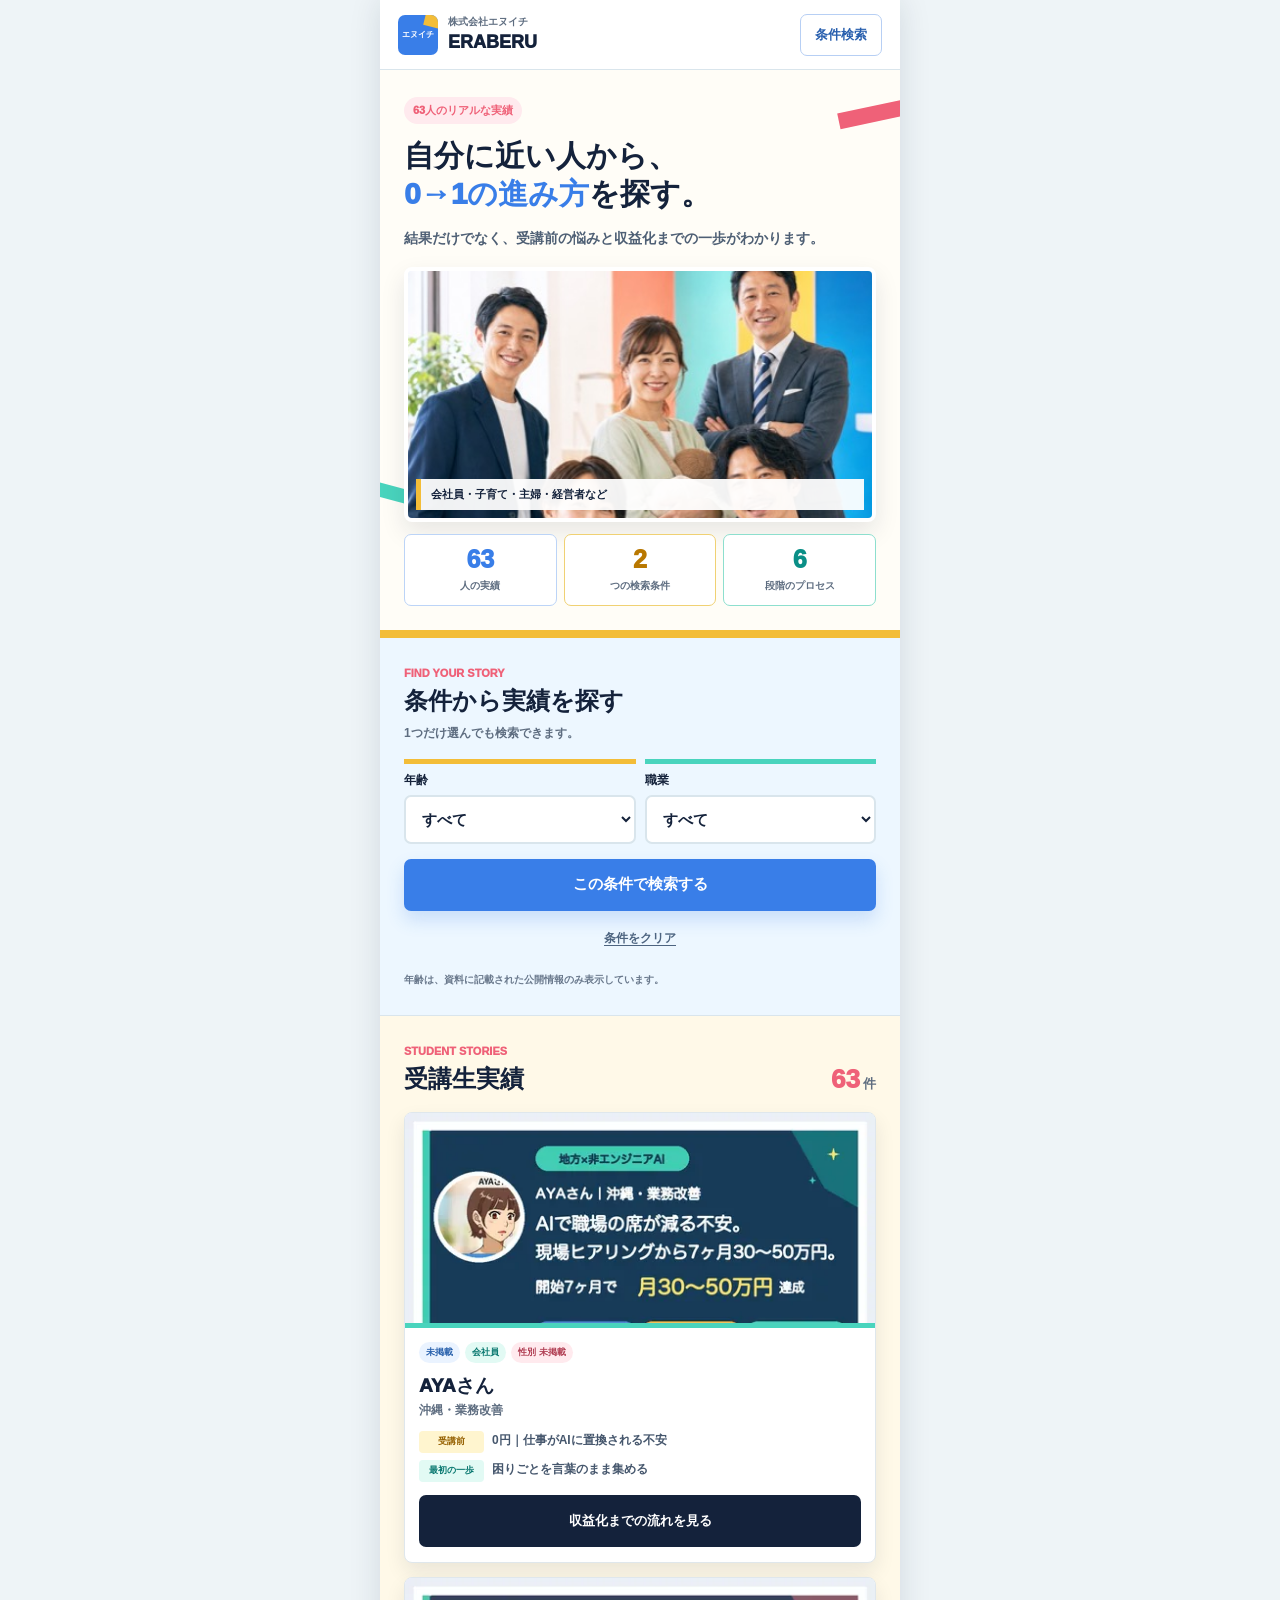
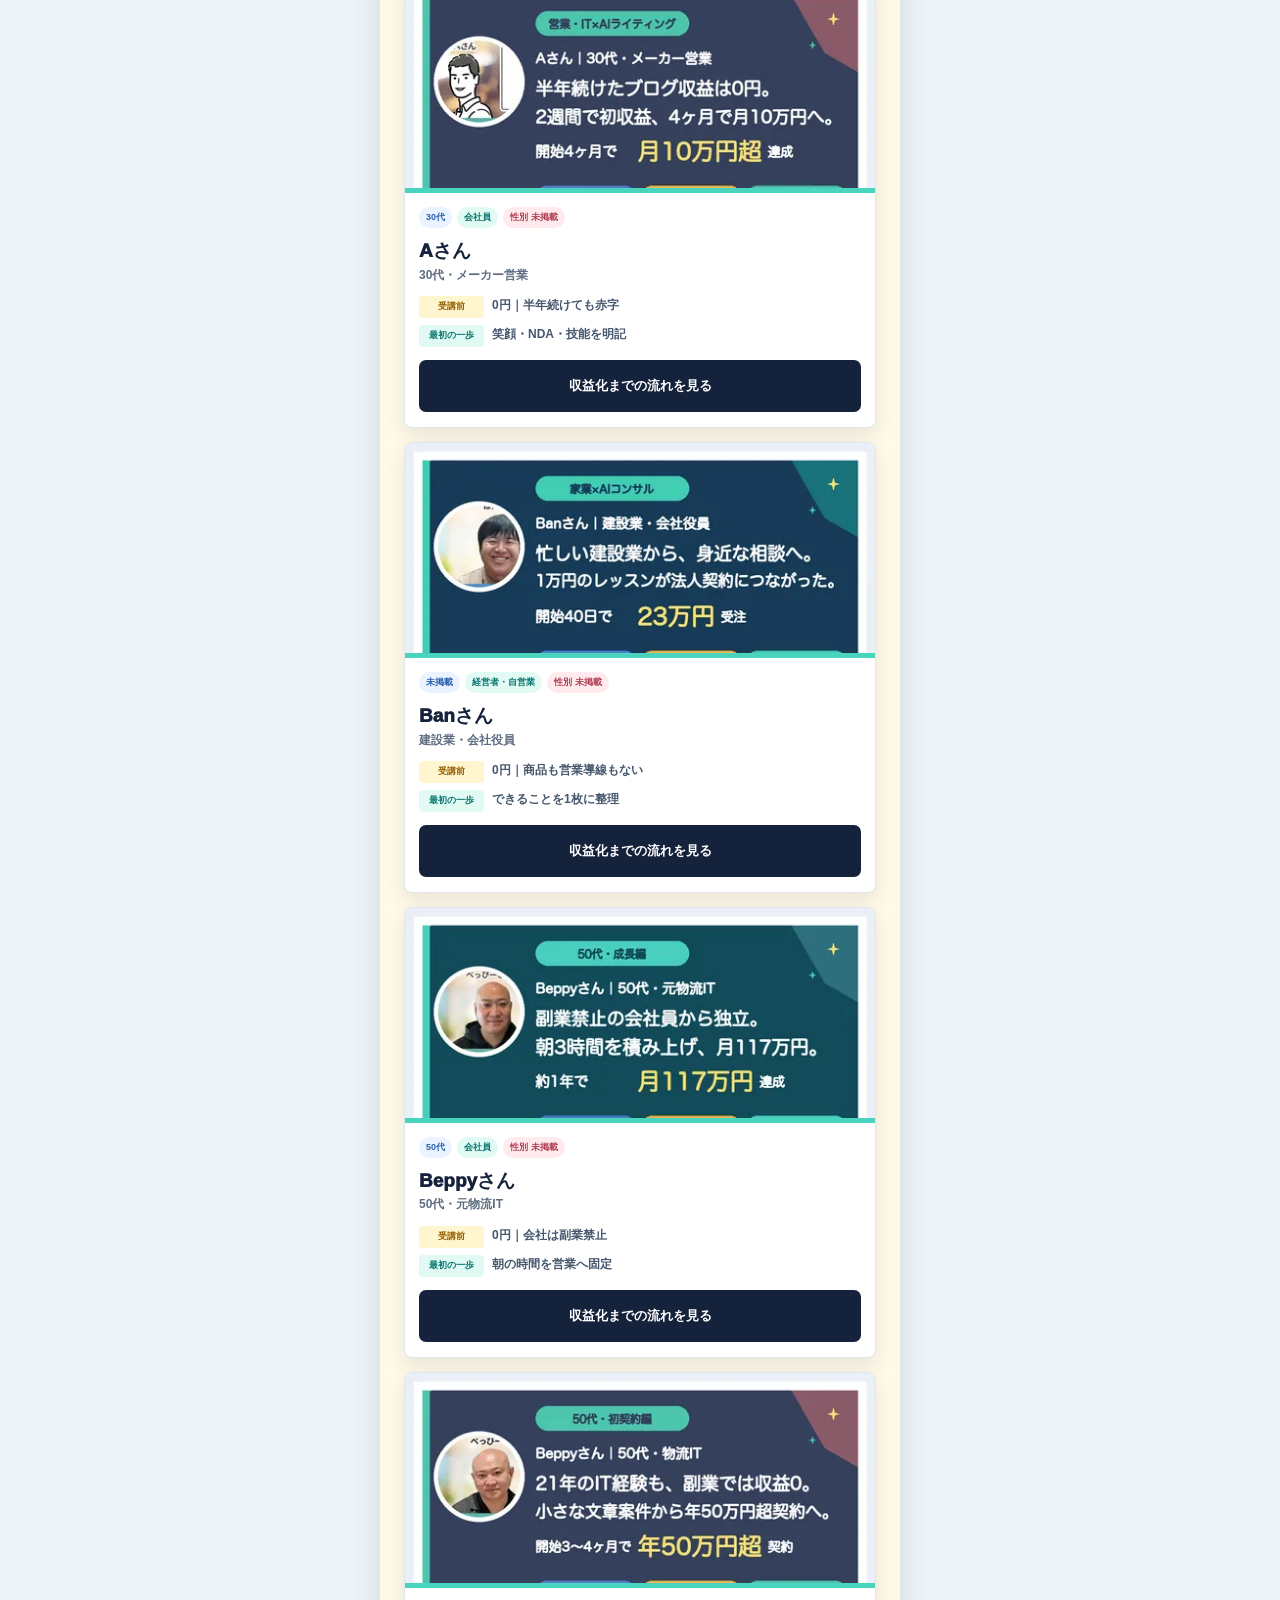
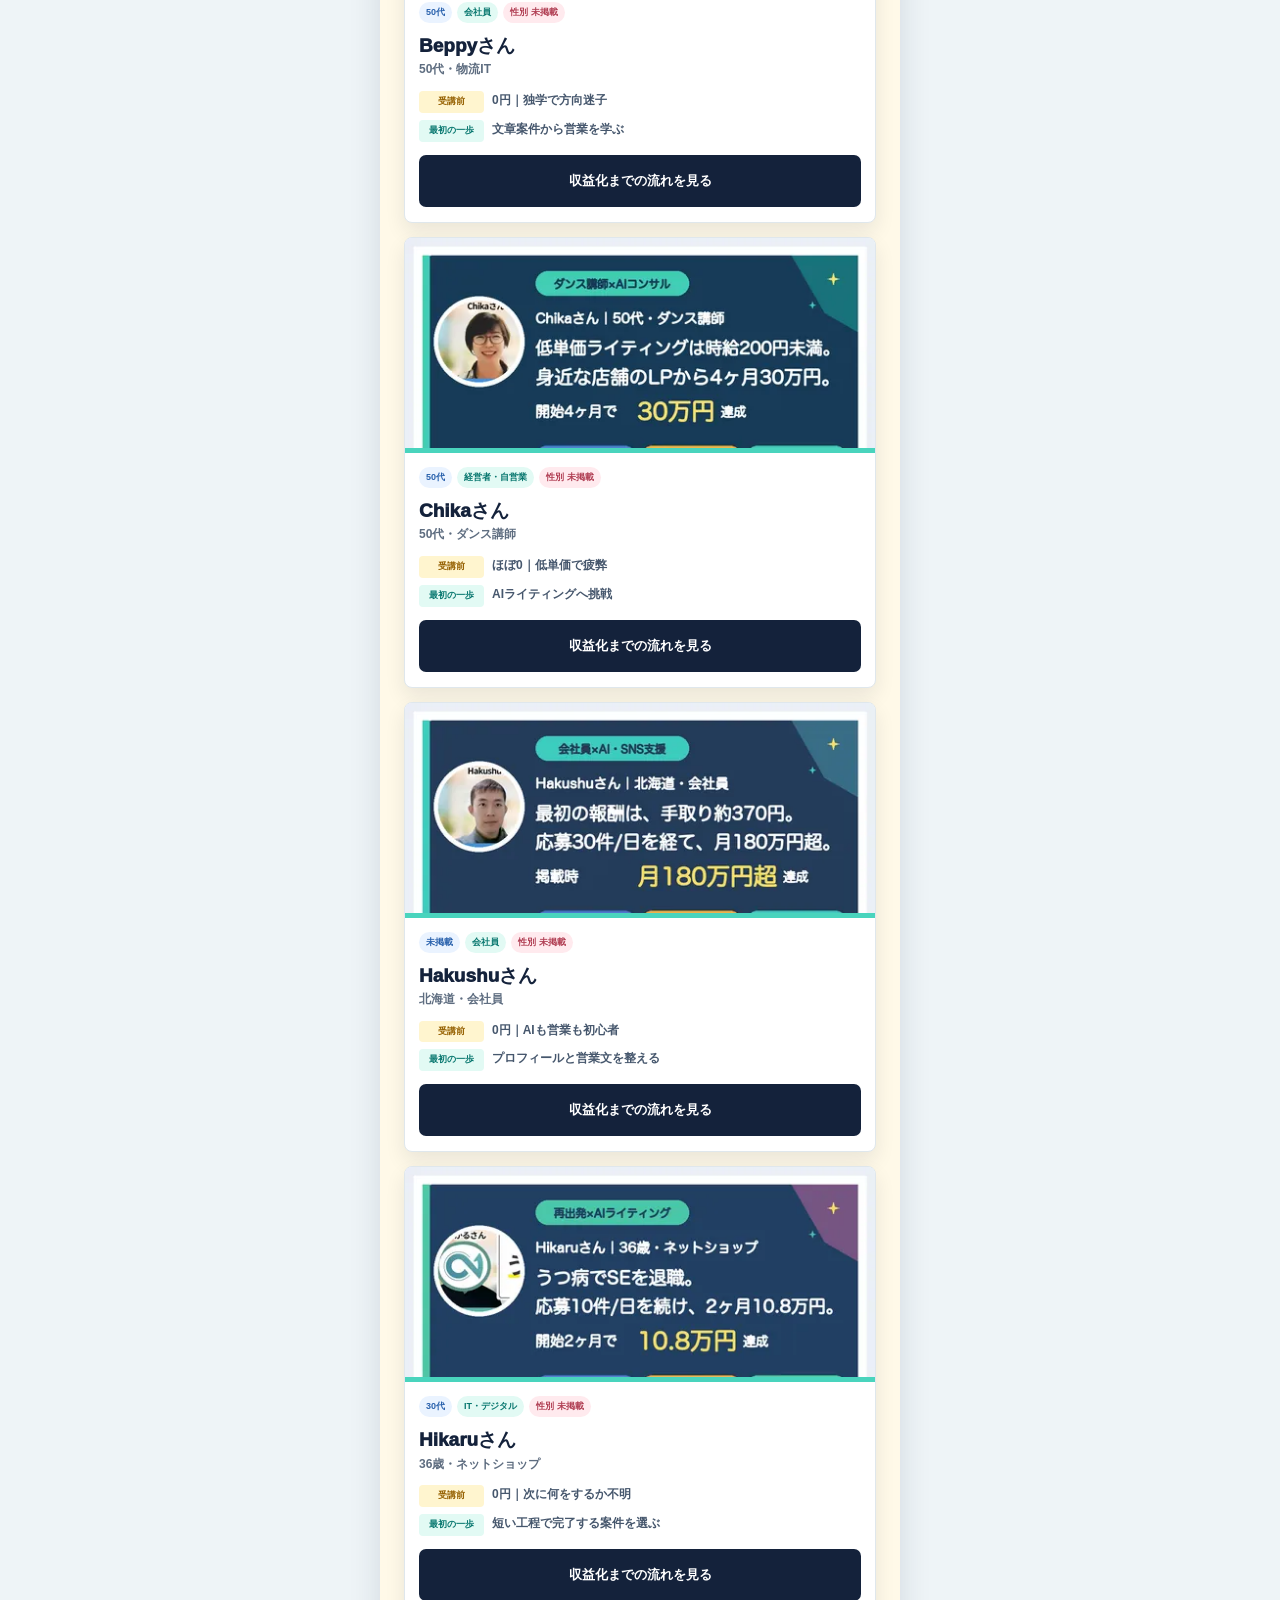
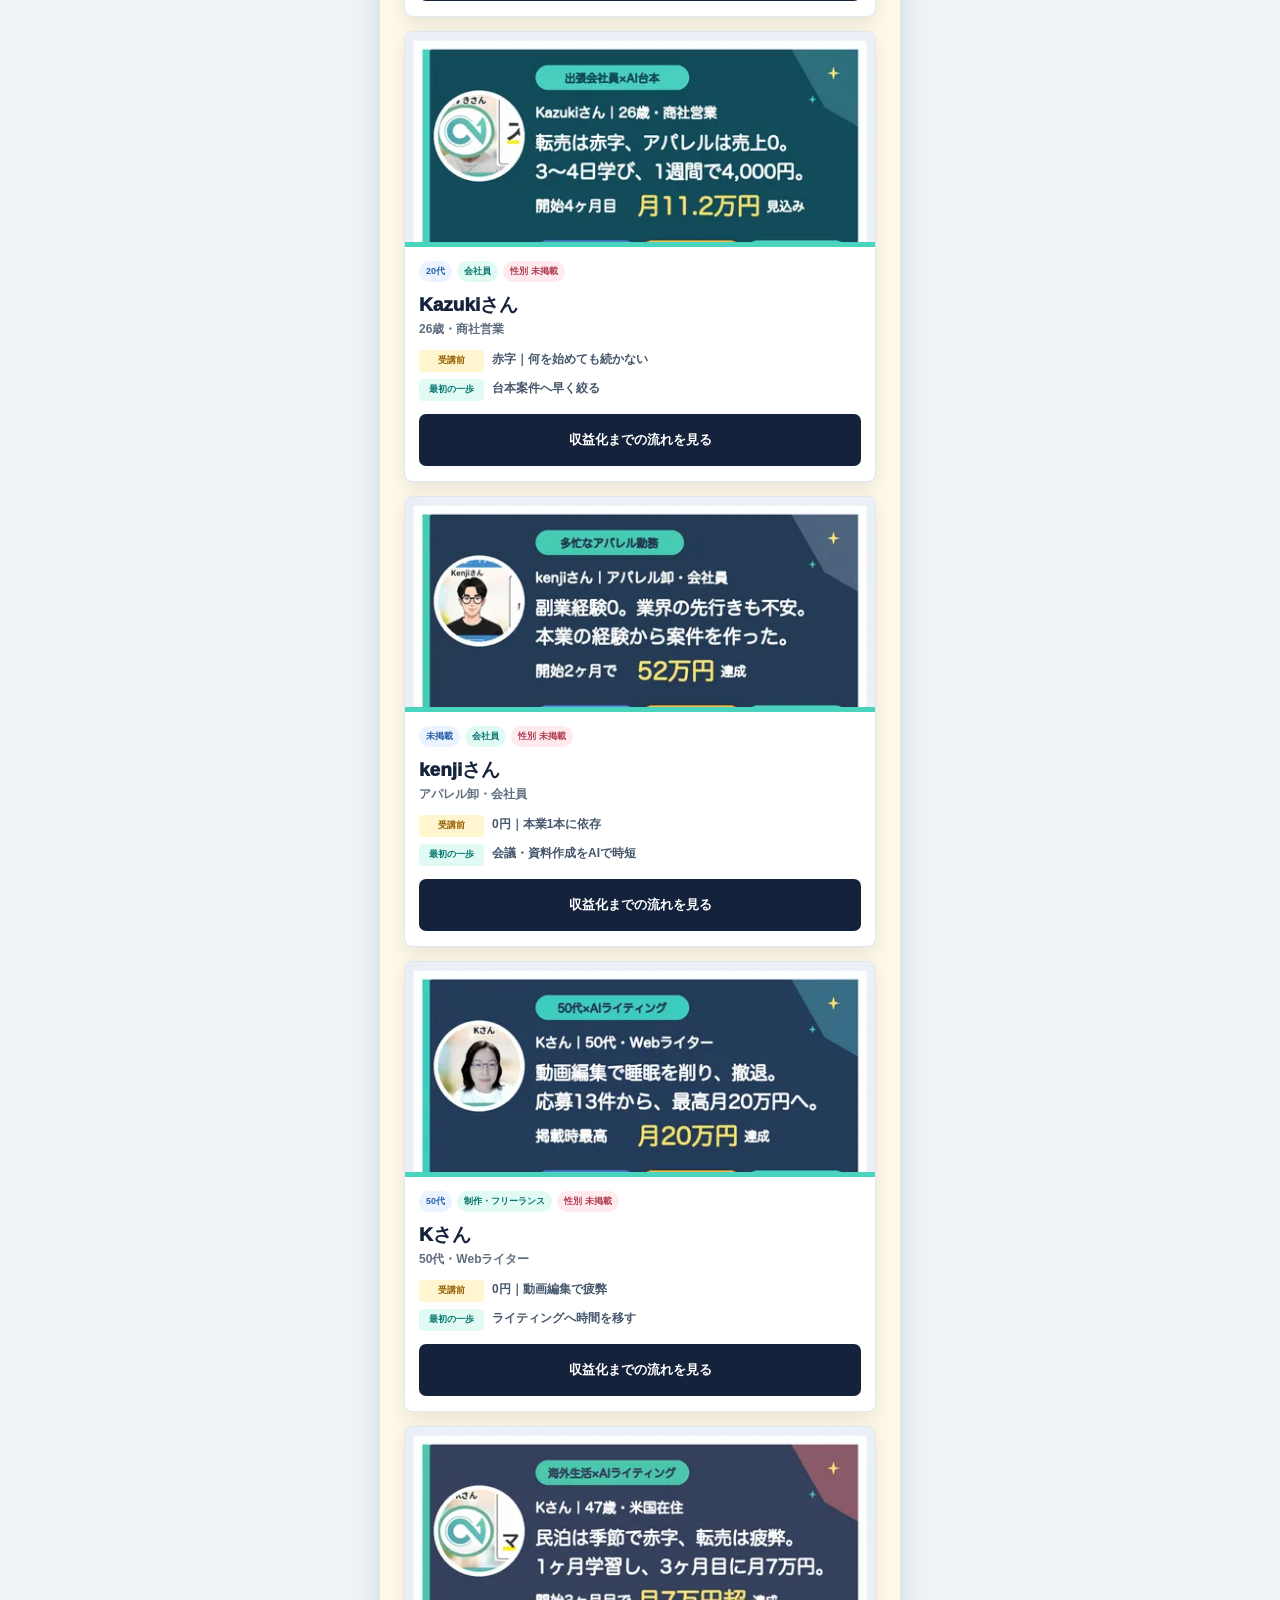
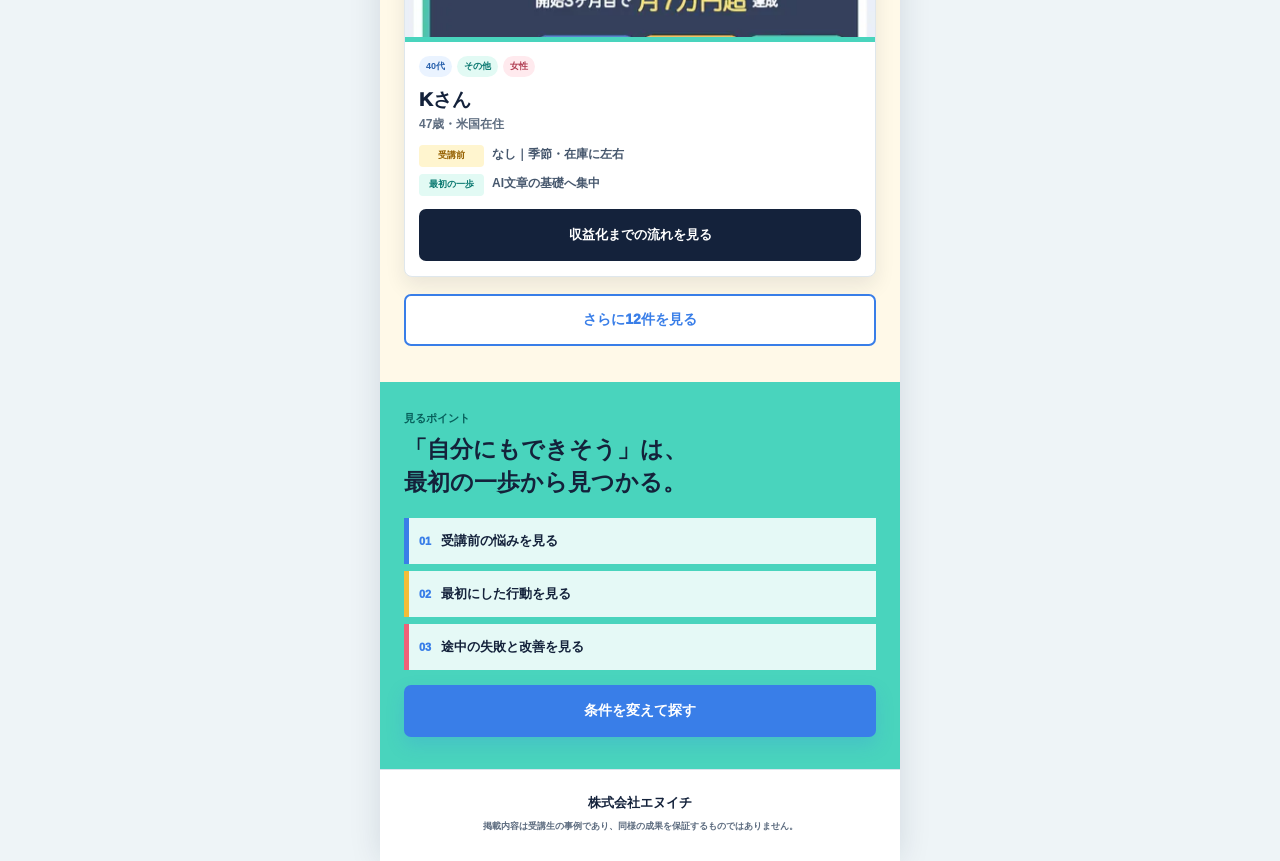
<file: docs/index.html>
<!doctype html>
<html lang="ja">
<head>
  <meta charset="utf-8">
  <meta name="viewport" content="width=device-width, initial-scale=1, viewport-fit=cover">
  <meta name="theme-color" content="#ffffff">
  <meta name="description" content="株式会社エヌイチの受講生実績を、年齢・職業の条件から探せるスマートフォン向けサイトです。">
  <title>ERABERU 受講生実績ナビ | 株式会社エヌイチ</title>
  <link rel="stylesheet" href="assets/styles.css?v=20260723-3">
  <script src="assets/cases-data.js?v=20260723-2" defer></script>
  <script src="assets/app.js?v=20260723-3" defer></script>
</head>
<body>
  <main class="app-shell">
    <header class="topbar">
      <a class="brand" href="./" aria-label="ERABERU 受講生実績ナビ トップ">
        <span class="brand-mark" aria-hidden="true">エヌイチ</span>
        <span class="brand-copy">
          <small>株式会社エヌイチ</small>
          <strong>ERABERU</strong>
        </span>
      </a>
      <a class="topbar-link" href="#search">条件検索</a>
    </header>

    <section class="intro" aria-labelledby="page-title">
      <div class="intro-copy">
        <p class="eyebrow">63人のリアルな実績</p>
        <h1 id="page-title">自分に近い人から、<br><span>0→1の進み方</span>を探す。</h1>
        <p class="intro-lead">結果だけでなく、受講前の悩みと収益化までの一歩がわかります。</p>
      </div>
      <figure class="intro-visual">
        <img src="assets/hero_people.jpg" alt="さまざまな仕事や生活環境で挑戦する受講生のイメージ">
        <figcaption>会社員・子育て・主婦・経営者など</figcaption>
      </figure>
      <div class="intro-metrics" aria-label="掲載内容">
        <div><strong>63</strong><span>人の実績</span></div>
        <div><strong>2</strong><span>つの検索条件</span></div>
        <div><strong>6</strong><span>段階のプロセス</span></div>
      </div>
    </section>

    <section class="search-band" id="search" aria-labelledby="search-title">
      <div class="section-heading">
        <p class="section-kicker">FIND YOUR STORY</p>
        <h2 id="search-title">条件から実績を探す</h2>
        <p>1つだけ選んでも検索できます。</p>
      </div>

      <form class="search-form" id="case-search" role="search">
        <div class="filter-grid">
          <label class="filter-field filter-field-age" for="age">
            <span>年齢</span>
            <select id="age" name="age">
              <option value="all">すべて</option>
              <option value="20s">20代</option>
              <option value="30s">30代</option>
              <option value="40s">40代</option>
              <option value="50s">50代</option>
              <option value="60plus">60代以上</option>
              <option value="undisclosed">未掲載</option>
            </select>
          </label>

          <label class="filter-field filter-field-job" for="job">
            <span>職業</span>
            <select id="job" name="job">
              <option value="all">すべて</option>
              <option value="company">会社員</option>
              <option value="owner">経営者・自営業</option>
              <option value="sales">営業・接客</option>
              <option value="tech">IT・デジタル</option>
              <option value="medical">医療・介護</option>
              <option value="home">主婦・子育て</option>
              <option value="education">教育・講師</option>
              <option value="creator">制作・フリーランス</option>
              <option value="professional">コンサル・専門職</option>
              <option value="other">その他</option>
            </select>
          </label>

        </div>

        <div class="search-actions">
          <button class="primary-button" type="submit">この条件で検索する</button>
          <button class="text-button" id="clear-search" type="button">条件をクリア</button>
        </div>
      </form>
      <p class="data-note">年齢は、資料に記載された公開情報のみ表示しています。</p>
    </section>

    <section class="results" id="results" aria-labelledby="results-title">
      <div class="result-toolbar">
        <div>
          <p class="section-kicker">STUDENT STORIES</p>
          <h2 id="results-title">受講生実績</h2>
        </div>
        <p class="result-count" id="result-count" aria-live="polite"><strong>63</strong>件</p>
      </div>
      <div class="active-filters" id="active-filters" aria-label="選択中の条件"></div>
      <div class="case-list" id="case-list"></div>

      <div class="empty-state" id="empty-state" hidden>
        <strong>該当する実績が見つかりませんでした</strong>
        <p>条件を1つ減らすか、キーワードを変えてお試しください。</p>
        <button class="secondary-button" type="button" data-clear-search>すべての実績を見る</button>
      </div>

      <button class="load-more" id="load-more" type="button">さらに12件を見る</button>
    </section>

    <section class="guide-band">
      <p>見るポイント</p>
      <h2>「自分にもできそう」は、<br>最初の一歩から見つかる。</h2>
      <ol>
        <li><span>01</span>受講前の悩みを見る</li>
        <li><span>02</span>最初にした行動を見る</li>
        <li><span>03</span>途中の失敗と改善を見る</li>
      </ol>
      <a class="guide-link" href="#search">条件を変えて探す</a>
    </section>

    <footer>
      <strong>株式会社エヌイチ</strong>
      <p>掲載内容は受講生の事例であり、同様の成果を保証するものではありません。</p>
    </footer>
  </main>
</body>
</html>
</file>
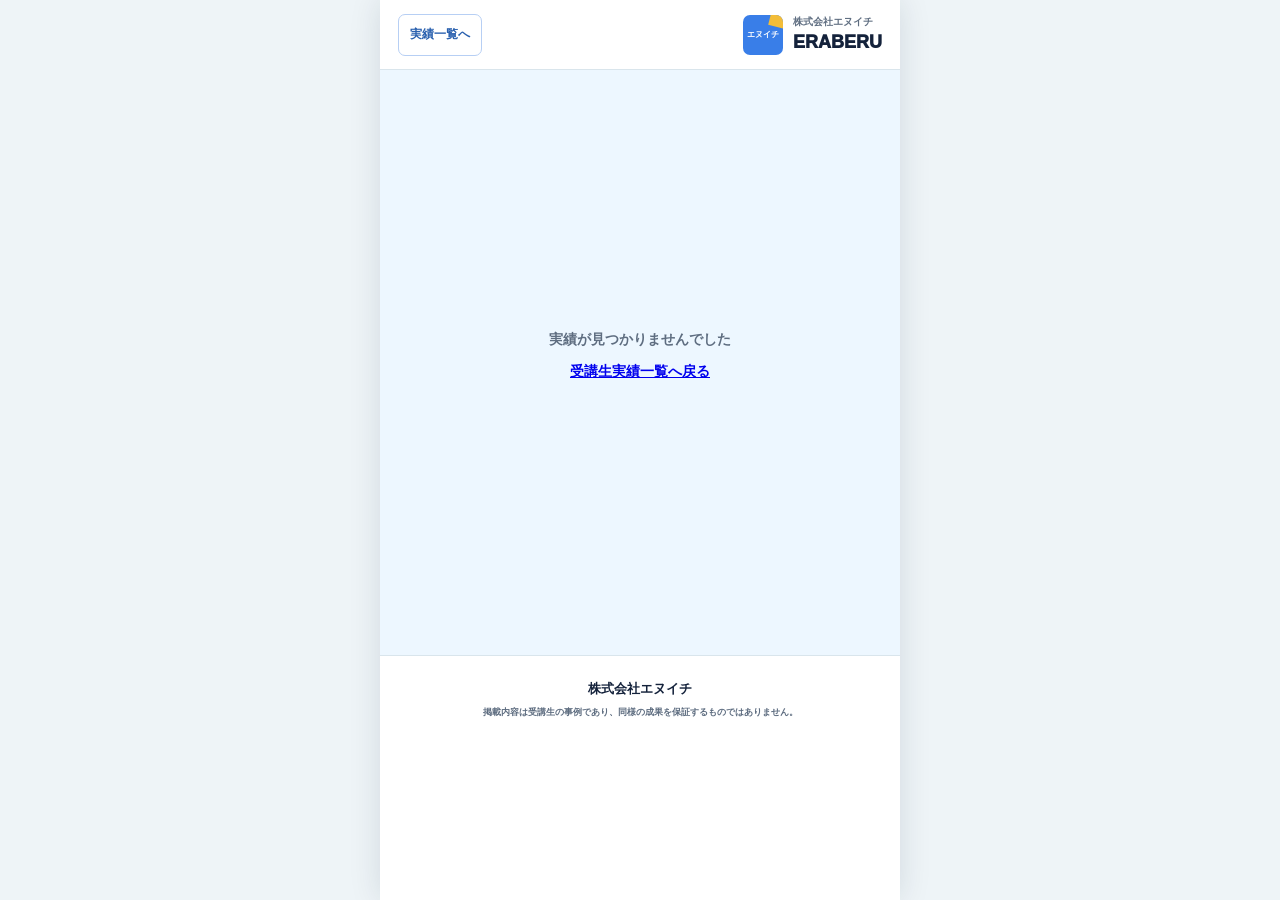
<file: docs/case.html>
<!doctype html>
<html lang="ja">
<head>
  <meta charset="utf-8">
  <meta name="viewport" content="width=device-width, initial-scale=1, viewport-fit=cover">
  <meta name="theme-color" content="#ffffff">
  <meta name="description" content="株式会社エヌイチ ERABERUの受講生実績詳細です。">
  <title>受講生実績 | ERABERU</title>
  <link rel="stylesheet" href="assets/styles.css?v=20260723-3">
  <link rel="stylesheet" href="assets/case.css?v=20260723-3">
  <script src="assets/cases-data.js" defer></script>
  <script src="assets/case.js?v=20260723-3" defer></script>
</head>
<body>
  <main class="app-shell detail-shell">
    <header class="topbar detail-topbar">
      <a class="back-link" href="./">実績一覧へ</a>
      <a class="brand" href="./" aria-label="ERABERU 受講生実績ナビ トップ">
        <span class="brand-mark" aria-hidden="true">エヌイチ</span>
        <span class="brand-copy">
          <small>株式会社エヌイチ</small>
          <strong>ERABERU</strong>
        </span>
      </a>
    </header>

    <div id="case-detail">
      <section class="detail-loading">
        <p>実績を読み込んでいます</p>
      </section>
    </div>

    <footer>
      <strong>株式会社エヌイチ</strong>
      <p>掲載内容は受講生の事例であり、同様の成果を保証するものではありません。</p>
    </footer>
  </main>
</body>
</html>
</file>
<file: docs/assets/styles.css>
:root {
  --ink: #14223b;
  --muted: #5e6d80;
  --line: #d9e5ec;
  --paper: #ffffff;
  --blue: #397ee8;
  --blue-soft: #eaf3ff;
  --teal: #0a8f87;
  --mint: #49d4bd;
  --mint-soft: #e2faf4;
  --coral: #ef6178;
  --coral-soft: #ffeaee;
  --gold: #f3bd38;
  --gold-soft: #fff5cf;
  --orange: #f68b4d;
  --surface: #eef4f7;
  --shadow: 0 10px 24px rgba(20, 34, 59, 0.1);
}

* {
  box-sizing: border-box;
  letter-spacing: 0;
}

html {
  scroll-behavior: smooth;
  background: var(--surface);
  color: var(--ink);
  font-family: -apple-system, BlinkMacSystemFont, "Hiragino Sans", "Yu Gothic", "Noto Sans JP", sans-serif;
}

body {
  margin: 0;
  background: var(--surface);
}

button,
input,
select {
  font: inherit;
}

button,
a {
  -webkit-tap-highlight-color: transparent;
}

button {
  cursor: pointer;
}

img {
  max-width: 100%;
}

.app-shell {
  width: min(100%, 520px);
  min-height: 100vh;
  margin: 0 auto;
  overflow: hidden;
  background: var(--paper);
  box-shadow: 0 0 30px rgba(20, 34, 59, 0.12);
}

.topbar {
  position: sticky;
  z-index: 20;
  top: 0;
  min-height: 70px;
  padding: max(10px, env(safe-area-inset-top)) 18px 10px;
  display: flex;
  align-items: center;
  justify-content: space-between;
  border-bottom: 1px solid var(--line);
  background: rgba(255, 255, 255, 0.96);
}

.brand {
  display: flex;
  align-items: center;
  gap: 10px;
  color: inherit;
  text-decoration: none;
}

.brand-mark {
  position: relative;
  width: 40px;
  height: 40px;
  display: grid;
  place-items: center;
  overflow: hidden;
  border-radius: 7px;
  background: var(--blue);
  color: #fff;
  font-size: 8px;
  font-weight: 900;
  white-space: nowrap;
}

.brand-mark::after {
  position: absolute;
  content: "";
  width: 17px;
  height: 17px;
  top: -5px;
  right: -4px;
  background: var(--gold);
  transform: rotate(14deg);
}

.brand-copy {
  line-height: 1.05;
}

.brand-copy small,
.brand-copy strong {
  display: block;
}

.brand-copy small {
  color: var(--muted);
  font-size: 10px;
  font-weight: 800;
}

.brand-copy strong {
  margin-top: 5px;
  color: var(--ink);
  font-size: 18px;
  font-weight: 950;
}

.topbar-link {
  min-height: 42px;
  padding: 0 14px;
  display: inline-flex;
  align-items: center;
  border: 1px solid #b7cff4;
  border-radius: 7px;
  color: #285fae;
  font-size: 13px;
  font-weight: 900;
  text-decoration: none;
}

.intro {
  position: relative;
  padding: 27px 18px 24px;
  overflow: hidden;
  background: #fffdf7;
  border-bottom: 8px solid var(--gold);
}

.intro::before,
.intro::after {
  position: absolute;
  content: "";
  pointer-events: none;
}

.intro::before {
  width: 80px;
  height: 16px;
  top: 35px;
  right: -18px;
  background: var(--coral);
  transform: rotate(-12deg);
}

.intro::after {
  width: 64px;
  height: 14px;
  left: -20px;
  bottom: 130px;
  background: var(--mint);
  transform: rotate(15deg);
}

.intro-copy,
.intro-visual,
.intro-metrics {
  position: relative;
  z-index: 1;
}

.eyebrow,
.section-kicker {
  margin: 0;
  color: var(--coral);
  font-size: 11px;
  font-weight: 950;
}

.eyebrow {
  display: inline-block;
  padding: 6px 9px;
  border-radius: 999px;
  background: var(--coral-soft);
}

h1,
h2,
h3,
p {
  overflow-wrap: anywhere;
}

h1 {
  margin: 13px 0 0;
  color: var(--ink);
  font-size: 30px;
  font-weight: 950;
  line-height: 1.28;
}

h1 span {
  color: var(--blue);
}

.intro-lead {
  margin: 12px 0 0;
  color: #4e5f74;
  font-size: 14px;
  font-weight: 750;
  line-height: 1.75;
}

.intro-visual {
  height: 230px;
  margin: 17px 0 0;
  overflow: hidden;
  border: 4px solid #fff;
  border-radius: 8px;
  background: var(--blue-soft);
  box-shadow: var(--shadow);
}

.intro-visual img {
  width: 100%;
  height: 100%;
  display: block;
  object-fit: cover;
  object-position: center 58%;
}

.intro-visual figcaption {
  position: absolute;
  right: 8px;
  bottom: 8px;
  left: 8px;
  padding: 8px 10px;
  border-left: 5px solid var(--gold);
  background: rgba(255, 255, 255, 0.94);
  color: var(--ink);
  font-size: 11px;
  font-weight: 900;
}

.intro-metrics {
  display: grid;
  grid-template-columns: repeat(3, minmax(0, 1fr));
  gap: 7px;
  margin-top: 12px;
}

.intro-metrics div {
  min-width: 0;
  min-height: 72px;
  padding: 9px 4px;
  display: flex;
  flex-direction: column;
  align-items: center;
  justify-content: center;
  border: 1px solid #bcd4f7;
  border-radius: 7px;
  background: #fff;
  text-align: center;
}

.intro-metrics div:nth-child(2) {
  border-color: #f0d173;
}

.intro-metrics div:nth-child(3) {
  border-color: #8ddfce;
}

.intro-metrics strong {
  color: var(--blue);
  font-size: 25px;
  font-weight: 950;
  line-height: 1;
}

.intro-metrics div:nth-child(2) strong {
  color: #b97800;
}

.intro-metrics div:nth-child(3) strong {
  color: var(--teal);
}

.intro-metrics span {
  margin-top: 7px;
  color: var(--muted);
  font-size: 10px;
  font-weight: 850;
}

.search-band {
  padding: 29px 18px 27px;
  background: #edf7ff;
  border-bottom: 1px solid var(--line);
}

.section-heading h2,
.result-toolbar h2 {
  margin: 6px 0 0;
  color: var(--ink);
  font-size: 24px;
  font-weight: 950;
  line-height: 1.35;
}

.section-heading > p:last-child {
  margin: 7px 0 0;
  color: var(--muted);
  font-size: 12px;
  font-weight: 700;
}

.search-form {
  margin-top: 17px;
}

.keyword-field,
.filter-field {
  display: block;
}

.keyword-field > span,
.filter-field > span {
  display: block;
  margin-bottom: 6px;
  color: var(--ink);
  font-size: 12px;
  font-weight: 900;
}

.keyword-field input,
.filter-field select {
  width: 100%;
  min-width: 0;
  height: 49px;
  padding: 0 12px;
  border: 2px solid var(--line);
  border-radius: 7px;
  outline: 0;
  background: #fff;
  color: var(--ink);
  font-size: 15px;
  font-weight: 750;
}

.keyword-field input:focus,
.filter-field select:focus {
  border-color: var(--blue);
  box-shadow: 0 0 0 3px rgba(57, 126, 232, 0.12);
}

.keyword-field input::placeholder {
  color: #8996a6;
  font-weight: 600;
}

.filter-grid {
  display: grid;
  grid-template-columns: repeat(2, minmax(0, 1fr));
  gap: 11px 9px;
  margin-top: 12px;
}

.filter-field-gender {
  grid-column: 1 / -1;
}

.filter-field-age {
  padding-top: 8px;
  border-top: 5px solid var(--gold);
}

.filter-field-job {
  padding-top: 8px;
  border-top: 5px solid var(--mint);
}

.filter-field-gender {
  padding-top: 8px;
  border-top: 5px solid var(--coral);
}

.search-actions {
  display: grid;
  gap: 7px;
  margin-top: 15px;
}

.primary-button,
.secondary-button,
.load-more,
.guide-link,
.case-cta {
  min-height: 52px;
  border-radius: 7px;
  font-weight: 950;
}

.primary-button {
  border: 0;
  background: var(--blue);
  color: #fff;
  font-size: 15px;
  box-shadow: 0 9px 18px rgba(57, 126, 232, 0.2);
}

.text-button {
  min-height: 42px;
  border: 0;
  background: transparent;
  color: #4d6480;
  font-size: 12px;
  font-weight: 850;
  text-decoration: underline;
  text-underline-offset: 3px;
}

.data-note {
  margin: 12px 0 0;
  color: #69788c;
  font-size: 10px;
  font-weight: 650;
  line-height: 1.6;
}

.results {
  padding: 29px 18px 36px;
  background: #fff9e8;
}

.result-toolbar {
  display: flex;
  align-items: flex-end;
  justify-content: space-between;
  gap: 12px;
}

.result-count {
  min-width: 70px;
  margin: 0;
  color: var(--muted);
  font-size: 13px;
  font-weight: 850;
  text-align: right;
}

.result-count strong {
  margin-right: 3px;
  color: var(--coral);
  font-size: 26px;
  font-weight: 950;
}

.active-filters {
  display: flex;
  flex-wrap: wrap;
  gap: 6px;
  margin-top: 13px;
}

.active-filters:empty {
  display: none;
}

.active-filter {
  padding: 5px 8px;
  border: 1px solid #a7c5f2;
  border-radius: 999px;
  background: #fff;
  color: #2d63ad;
  font-size: 10px;
  font-weight: 900;
}

.case-list {
  display: grid;
  gap: 14px;
  margin-top: 17px;
}

.case-card {
  overflow: hidden;
  border: 1px solid #dfe7ec;
  border-radius: 8px;
  background: #fff;
  box-shadow: 0 9px 20px rgba(20, 34, 59, 0.09);
}

.case-card > a {
  display: block;
  color: inherit;
  text-decoration: none;
}

.case-cover {
  position: relative;
  height: 190px;
  overflow: hidden;
  background: var(--blue-soft);
  border-bottom: 5px solid var(--mint);
}

.case-cover img {
  width: 100%;
  height: 100%;
  display: block;
  object-fit: cover;
  object-position: top;
  transition: transform 180ms ease;
}

.case-card > a:active .case-cover img {
  transform: scale(1.015);
}

.case-body {
  padding: 14px 14px 15px;
}

.case-tags {
  display: flex;
  flex-wrap: wrap;
  gap: 5px;
}

.case-tag {
  padding: 4px 7px;
  border-radius: 999px;
  background: var(--blue-soft);
  color: #2a62ad;
  font-size: 9px;
  font-weight: 900;
}

.case-tag:nth-child(2) {
  background: var(--mint-soft);
  color: #08776f;
}

.case-tag:nth-child(3) {
  background: var(--coral-soft);
  color: #b13f54;
}

.case-name {
  margin: 10px 0 0;
  color: var(--ink);
  font-size: 19px;
  font-weight: 950;
  line-height: 1.35;
}

.case-role {
  margin: 3px 0 0;
  color: var(--muted);
  font-size: 12px;
  font-weight: 800;
  line-height: 1.45;
}

.case-story {
  display: grid;
  gap: 7px;
  margin-top: 12px;
}

.story-row {
  display: grid;
  grid-template-columns: 65px minmax(0, 1fr);
  gap: 8px;
  align-items: start;
  margin: 0;
  color: #46576d;
  font-size: 12px;
  font-weight: 750;
  line-height: 1.55;
}

.story-label {
  padding: 4px 5px;
  border-radius: 4px;
  background: var(--gold-soft);
  color: #956000;
  font-size: 9px;
  font-weight: 950;
  text-align: center;
}

.story-row:nth-child(2) .story-label {
  background: var(--mint-soft);
  color: #08776f;
}

.case-cta {
  margin-top: 13px;
  display: flex;
  align-items: center;
  justify-content: center;
  background: var(--ink);
  color: #fff;
  font-size: 13px;
}

.empty-state {
  margin-top: 18px;
  padding: 25px 16px;
  border: 2px dashed #bdcbd4;
  border-radius: 8px;
  background: #fff;
  text-align: center;
}

.empty-state strong {
  display: block;
  font-size: 16px;
}

.empty-state p {
  margin: 8px 0 16px;
  color: var(--muted);
  font-size: 12px;
  line-height: 1.6;
}

.secondary-button {
  width: 100%;
  border: 2px solid var(--blue);
  background: #fff;
  color: var(--blue);
  font-size: 13px;
}

.load-more {
  width: 100%;
  margin-top: 17px;
  border: 2px solid var(--blue);
  background: #fff;
  color: var(--blue);
  font-size: 14px;
}

.load-more[hidden] {
  display: none;
}

.guide-band {
  padding: 29px 18px 32px;
  background: var(--mint);
  color: var(--ink);
}

.guide-band > p {
  margin: 0;
  color: #075f5b;
  font-size: 11px;
  font-weight: 950;
}

.guide-band h2 {
  margin: 7px 0 0;
  font-size: 23px;
  font-weight: 950;
  line-height: 1.45;
}

.guide-band ol {
  margin: 18px 0 0;
  padding: 0;
  display: grid;
  gap: 7px;
  list-style: none;
}

.guide-band li {
  min-height: 46px;
  padding: 8px 10px;
  display: flex;
  align-items: center;
  gap: 10px;
  border-left: 5px solid var(--blue);
  background: rgba(255, 255, 255, 0.86);
  font-size: 13px;
  font-weight: 900;
}

.guide-band li:nth-child(2) {
  border-left-color: var(--gold);
}

.guide-band li:nth-child(3) {
  border-left-color: var(--coral);
}

.guide-band li span {
  color: var(--blue);
  font-size: 11px;
  font-weight: 950;
}

.guide-link {
  margin-top: 15px;
  display: flex;
  align-items: center;
  justify-content: center;
  background: var(--blue);
  color: #fff;
  font-size: 14px;
  text-decoration: none;
  box-shadow: 0 8px 18px rgba(57, 126, 232, 0.22);
}

footer {
  padding: 23px 18px max(27px, env(safe-area-inset-bottom));
  border-top: 1px solid var(--line);
  background: #fff;
  color: var(--muted);
  text-align: center;
}

footer strong {
  color: var(--ink);
  font-size: 13px;
}

footer p {
  margin: 7px 0 0;
  font-size: 9px;
  font-weight: 650;
  line-height: 1.7;
}

@media (min-width: 440px) {
  .intro,
  .search-band,
  .results,
  .guide-band {
    padding-right: 24px;
    padding-left: 24px;
  }

  .intro-visual {
    height: 255px;
  }

  .case-cover {
    height: 215px;
  }
}

@media (max-width: 359px) {
  .topbar,
  .intro,
  .search-band,
  .results,
  .guide-band {
    padding-right: 14px;
    padding-left: 14px;
  }

  h1 {
    font-size: 27px;
  }

  .filter-grid {
    grid-template-columns: 1fr;
  }

  .filter-field-gender {
    grid-column: auto;
  }
}

@media (prefers-reduced-motion: reduce) {
  html {
    scroll-behavior: auto;
  }

  .case-cover img {
    transition: none;
  }
}
</file>
<file: docs/assets/case.css>
.detail-topbar {
  justify-content: flex-start;
  gap: 14px;
}

.detail-topbar .brand {
  margin-left: auto;
}

.back-link {
  min-height: 42px;
  padding: 0 11px;
  display: inline-flex;
  align-items: center;
  border: 1px solid #b7cff4;
  border-radius: 7px;
  color: #285fae;
  font-size: 12px;
  font-weight: 900;
  text-decoration: none;
}

.detail-loading,
.detail-missing {
  min-height: 65vh;
  padding: 60px 20px;
  display: grid;
  place-items: center;
  background: #edf7ff;
  color: #5e6d80;
  font-size: 14px;
  font-weight: 850;
  text-align: center;
}

.detail-hero {
  padding: 25px 18px 23px;
  background: #fffdf7;
  border-bottom: 8px solid var(--gold);
}

.detail-tags {
  display: flex;
  flex-wrap: wrap;
  gap: 6px;
}

.detail-tag {
  padding: 5px 8px;
  border-radius: 999px;
  background: var(--blue-soft);
  color: #2a62ad;
  font-size: 10px;
  font-weight: 900;
}

.detail-tag:nth-child(2) {
  background: var(--mint-soft);
  color: #08776f;
}

.detail-tag:nth-child(3) {
  background: var(--coral-soft);
  color: #b13f54;
}

.detail-tag:nth-child(4) {
  background: var(--gold-soft);
  color: #926000;
}

.detail-name {
  margin: 12px 0 0;
  color: var(--ink);
  font-size: 28px;
  font-weight: 950;
  line-height: 1.3;
}

.detail-role {
  margin: 4px 0 0;
  color: var(--muted);
  font-size: 13px;
  font-weight: 800;
}

.detail-outcome {
  margin: 15px 0 0;
  padding: 11px 12px;
  border-left: 6px solid var(--coral);
  background: #fff;
  color: var(--ink);
  font-size: 13px;
  font-weight: 850;
  line-height: 1.55;
  box-shadow: 0 7px 16px rgba(20, 34, 59, 0.08);
}

.detail-outcome strong {
  display: block;
  color: var(--coral);
  font-size: 23px;
  font-weight: 950;
}

.detail-summary {
  padding: 25px 18px 27px;
  background: #edf7ff;
}

.detail-summary h2 {
  margin: 0;
  color: var(--blue);
  font-size: 21px;
  font-weight: 950;
}

.detail-summary-grid {
  display: grid;
  gap: 8px;
  margin-top: 13px;
}

.detail-summary-row {
  padding: 11px 12px;
  border-left: 5px solid var(--gold);
  background: #fff;
}

.detail-summary-row:nth-child(2) {
  border-left-color: var(--mint);
}

.detail-summary-row:nth-child(3) {
  border-left-color: var(--coral);
}

.detail-summary-row span,
.detail-summary-row strong {
  display: block;
}

.detail-summary-row span {
  color: var(--muted);
  font-size: 10px;
  font-weight: 850;
}

.detail-summary-row strong {
  margin-top: 5px;
  color: var(--ink);
  font-size: 14px;
  font-weight: 950;
  line-height: 1.45;
}

.banner-section {
  padding: 27px 12px 31px;
  background: #e8eef3;
}

.banner-heading {
  padding: 0 6px;
}

.banner-heading p {
  margin: 0;
  color: var(--coral);
  font-size: 11px;
  font-weight: 950;
}

.banner-heading h2 {
  margin: 6px 0 0;
  font-size: 22px;
  font-weight: 950;
}

.full-banner {
  width: 100%;
  height: auto;
  margin-top: 15px;
  display: block;
  border: 4px solid #fff;
  border-radius: 8px;
  background: #fff;
  box-shadow: 0 10px 24px rgba(20, 34, 59, 0.12);
}

.detail-actions {
  padding: 25px 18px 30px;
  display: grid;
  gap: 9px;
  background: #fff;
}

.detail-action {
  min-height: 52px;
  display: flex;
  align-items: center;
  justify-content: center;
  border: 2px solid var(--blue);
  border-radius: 7px;
  background: var(--blue);
  color: #fff;
  font-size: 14px;
  font-weight: 950;
  text-decoration: none;
}

.detail-action-secondary {
  background: #fff;
  color: var(--blue);
}

.share-action {
  border-color: var(--mint);
  background: var(--mint);
  color: var(--ink);
}

.share-note {
  min-height: 17px;
  margin: 1px 0 0;
  color: var(--teal);
  font-size: 10px;
  font-weight: 850;
  text-align: center;
}

@media (min-width: 440px) {
  .detail-hero,
  .detail-summary,
  .detail-actions {
    padding-right: 24px;
    padding-left: 24px;
  }

  .banner-section {
    padding-right: 18px;
    padding-left: 18px;
  }
}

@media (max-width: 359px) {
  .detail-topbar .brand-copy {
    display: none;
  }

  .detail-name {
    font-size: 25px;
  }
}
</file>
